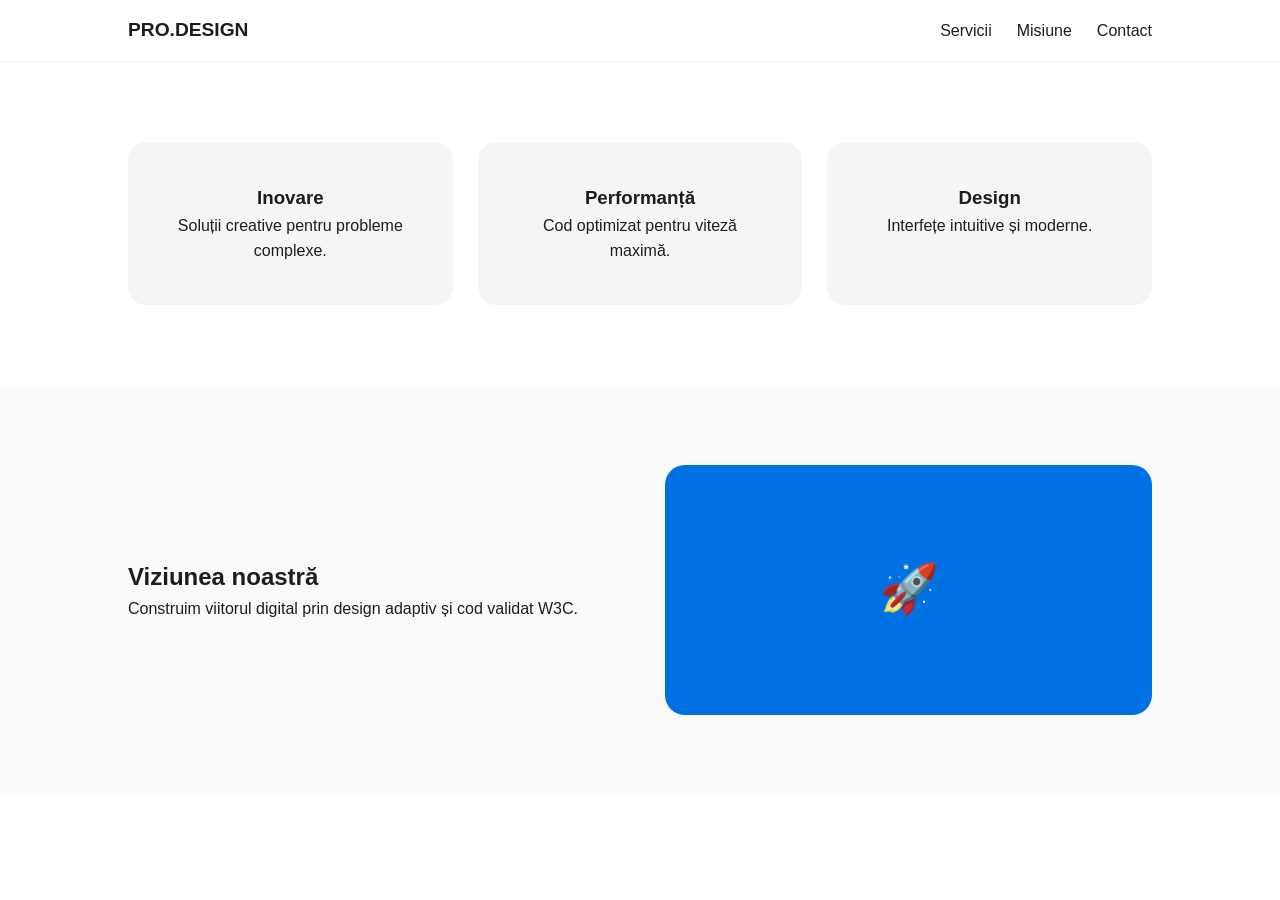
<file: cjxnjvsjvj.html>
<!DOCTYPE html>
<html lang="ro">
<head>
    <meta charset="UTF-8">
    <meta name="viewport" content="width=device-width, initial-scale=1.0">
    <title>Livrabil Final Ziua 4 - Interactivitate și Validare</title>
    <style>
        /* --- RESET ȘI VARIABILE --- */
        :root {
            --primary-blue: #0071e3;
            --card-bg: #f5f5f7;
            --text-dark: #1d1d1f;
        }

        * { margin: 0; padding: 0; box-sizing: border-box; font-family: 'Segoe UI', Tahoma, Geneva, Verdana, sans-serif; }
        body { background-color: #fff; color: var(--text-dark); line-height: 1.6; }

        /* --- SARCINA 1: NAVIGAȚIE CU UNDERLINE ANIMAT --- */
        .navbar {
            position: sticky; top: 0; z-index: 1000;
            display: flex; justify-content: space-between; align-items: center;
            padding: 15px 10%;
            background: rgba(255, 255, 255, 0.8);
            backdrop-filter: blur(10px);
            border-bottom: 1px solid rgba(0,0,0,0.05);
        }

        .nav-links { display: flex; list-style: none; }
        .nav-links li { margin-left: 25px; }

        .nav-links a {
            text-decoration: none;
            color: var(--text-dark);
            font-weight: 500;
            position: relative;
            padding-bottom: 5px;
        }

        /* Efectul ::after pentru underline animat */
        .nav-links a::after {
            content: '';
            position: absolute;
            width: 0;
            height: 2px;
            bottom: 0;
            left: 0;
            background-color: var(--primary-blue);
            transition: width 0.3s ease;
        }

        .nav-links a:hover::after {
            width: 100%;
        }

        /* --- SARCINA 1: HOVER PE CARDURI --- */
        .services-section { padding: 80px 10%; }
        
        .services-grid {
            display: grid;
            grid-template-columns: repeat(auto-fit, minmax(280px, 1fr));
            gap: 25px;
        }

        .service-card {
            background: var(--card-bg);
            padding: 40px;
            border-radius: 18px;
            text-align: center;
            /* Tranziție solicitată */
            transition: transform 0.3s cubic-bezier(0.25, 0.46, 0.45, 0.94), box-shadow 0.3s ease;
            border: 1px solid transparent;
        }

        .service-card:hover {
            transform: translateY(-12px); /* Ridicare card */
            box-shadow: 0 20px 40px rgba(0,0,0,0.1); /* Umbră intensă */
            background: #fff;
            border-color: rgba(0,113,227,0.2);
        }

        /* --- SARCINA 3: MISIUNE (ORDER) --- */
        .mission {
            display: flex; align-items: center; gap: 50px;
            padding: 80px 10%; background: #fafafa;
        }

        .mission-text, .mission-img { flex: 1; }
        .mission-img { 
            background: var(--primary-blue); height: 250px; border-radius: 20px;
            display: flex; align-items: center; justify-content: center; font-size: 3rem;
        }

        @media (max-width: 768px) {
            .mission { flex-direction: column-reverse; text-align: center; }
        }
    </style>
</head>
<body>

    <header class="navbar">
        <div style="font-weight: bold; font-size: 1.2rem;">PRO.DESIGN</div>
        <ul class="nav-links">
            <li><a href="#servicii">Servicii</a></li>
            <li><a href="#misiune">Misiune</a></li>
            <li><a href="#">Contact</a></li>
        </ul>
    </header>

    <main>
        <section id="servicii" class="services-section">
            <div class="services-grid">
                <article class="service-card">
                    <h3>Inovare</h3>
                    <p>Soluții creative pentru probleme complexe.</p>
                </article>
                <article class="service-card">
                    <h3>Performanță</h3>
                    <p>Cod optimizat pentru viteză maximă.</p>
                </article>
                <article class="service-card">
                    <h3>Design</h3>
                    <p>Interfețe intuitive și moderne.</p>
                </article>
            </div>
        </section>

        <section id="misiune" class="mission">
            <div class="mission-text">
                <h2>Viziunea noastră</h2>
                <p>Construim viitorul digital prin design adaptiv și cod validat W3C.</p>
            </div>
            <div class="mission-img">🚀</div>
        </section>
    </main>

</body>
</html>
</file>
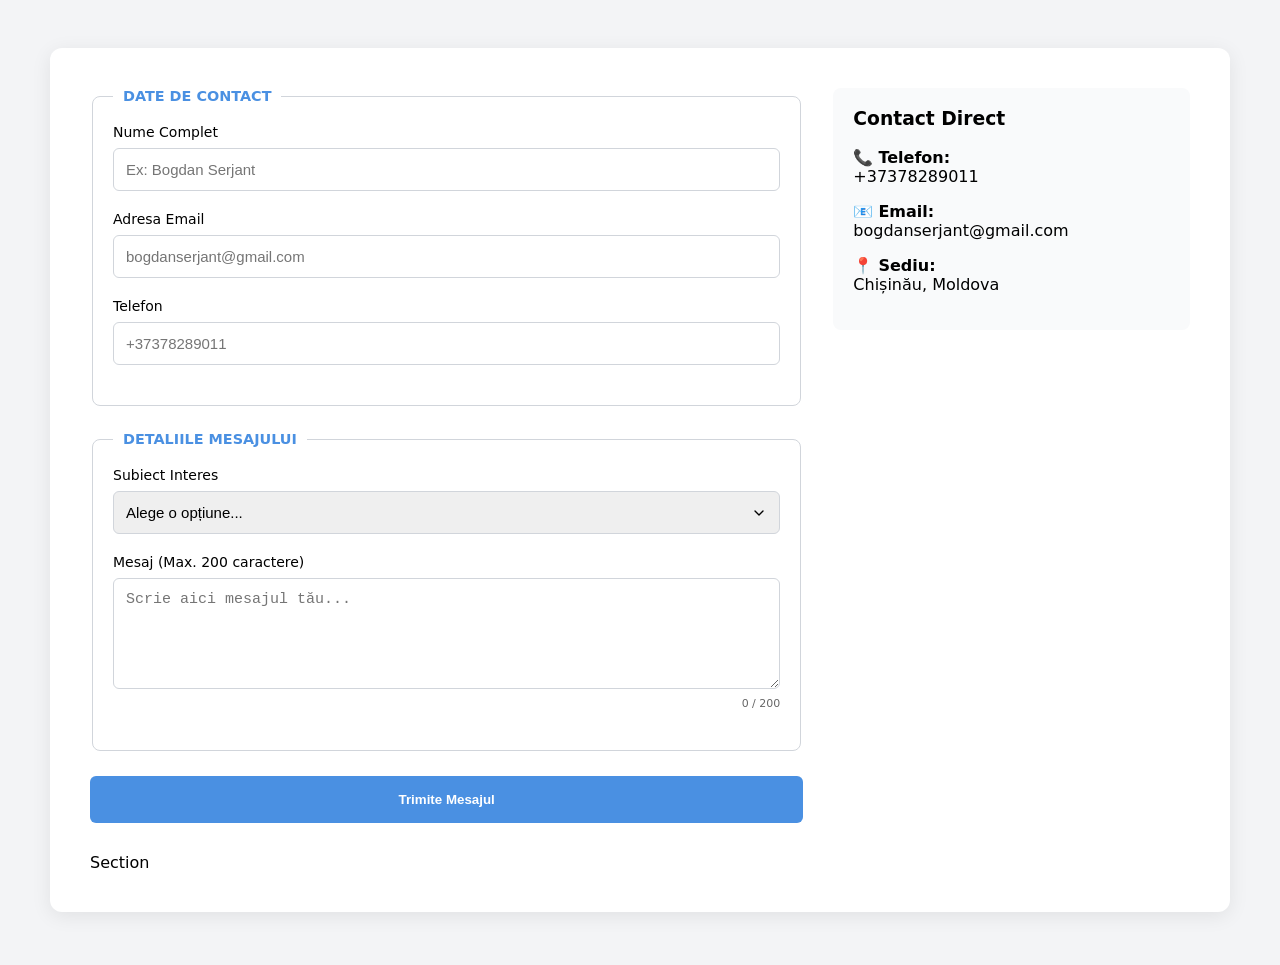
<file: assets/docs/eeeeeee.html>
<!DOCTYPE html>
<html lang="ro">
<head>
    <meta charset="UTF-8">
    <meta name="viewport" content="width=device-width, initial-scale=1.0">
    <title>RC251 | Ziua 5 - Contact & UX</title>
    <style>
        :root {
            --form-bg-color: #ffffff;
            --primary-color: #4a90e2;
            --text-gray: #666;
            --border-color: #d1d5db;
        }

        body {
            font-family: 'Inter', system-ui, sans-serif;
            background-color: #f3f4f6;
            padding: 40px 20px;
            display: flex;
            justify-content: center;
        }

        /* Perechea II: Structură Multi-Coloană cu CSS Grid */
        .main-layout {
            display: grid;
            grid-template-columns: 2fr 1fr; /* 2/3 vs 1/3 */
            gap: 30px;
            max-width: 1100px;
            width: 100%;
            background: var(--form-bg-color);
            padding: 40px;
            border-radius: 12px;
            box-shadow: 0 4px 20px rgba(0,0,0,0.08);
        }

        @media (max-width: 850px) {
            .main-layout { grid-template-columns: 1fr; }
        }

        /* Perechea II: Grupare Logică */
        fieldset {
            border: 1.5px solid var(--border-color);
            border-radius: 8px;
            padding: 20px;
            margin-bottom: 25px;
        }

        legend {
            font-weight: 700;
            padding: 0 10px;
            color: var(--primary-color);
            font-size: 0.9rem;
            text-transform: uppercase;
        }

        .form-row { margin-bottom: 20px; position: relative; }

        label { display: block; margin-bottom: 8px; font-weight: 500; font-size: 14px; }

        input, select, textarea {
            width: 100%;
            padding: 12px;
            border: 1px solid var(--border-color);
            border-radius: 6px;
            font-size: 15px;
            box-sizing: border-box;
            transition: border 0.2s;
        }

        input:focus, select:focus, textarea:focus {
            outline: none;
            border-color: var(--primary-color);
            ring: 2px solid rgba(74, 144, 226, 0.2);
        }

        /* Input-uri Personalizate: Select Stilizat */
        select {
            appearance: none;
            background-image: url("data:image/svg+xml;charset=UTF-8,%3csvg xmlns='http://www.w3.org/2000/svg' viewBox='0 0 24 24' fill='none' stroke='currentColor' stroke-width='2' stroke-linecap='round' stroke-linejoin='round'%3e%3cpolyline points='6 9 12 15 18 9'%3e%3c/polyline%3e%3c/svg%3e");
            background-repeat: no-repeat;
            background-position: right 12px center;
            background-size: 16px;
        }

        /* Textarea cu limită vizibilă */
        .textarea-container { position: relative; }
        .char-counter {
            font-size: 11px;
            color: var(--text-gray);
            text-align: right;
            margin-top: 4px;
        }

        /* Coloana din dreapta: Detalii */
        .info-sidebar {
            display: flex;
            flex-direction: column;
            gap: 20px;
        }

        .map-wrapper iframe {
            width: 100%;
            height: 250px;
            border-radius: 8px;
            border: none;
        }

        .contact-details {
            background: #f9fafb;
            padding: 20px;
            border-radius: 8px;
        }

        .btn-send {
            background-color: var(--primary-color);
            color: white;
            border: none;
            padding: 16px;
            border-radius: 6px;
            font-weight: 600;
            cursor: pointer;
            width: 100%;
            transition: opacity 0.2s;
        }

        .btn-send:hover { opacity: 0.9; }
    </style>
</head>
<body>

    <div class="main-layout">
        <!-- COLOANA 1: FORMULAR (2/3) -->
        <section>
            <form id="mainForm" action="#">
                
                <!-- Grupare: Date Personale -->
                <fieldset>
                    <legend>Date de Contact</legend>
                    <div class="form-row">
                        <label for="full-name">Nume Complet</label>
                        <input type="text" id="full-name" name="name" 
                               placeholder="Ex: Bogdan Serjant" 
                               autocomplete="name" required>
                    </div>
                    <div class="form-row">
                        <label for="email">Adresa Email</label>
                        <input type="email" id="email" name="email" 
                               placeholder="bogdanserjant@gmail.com" 
                               autocomplete="email" required>
                    </div>
                    <div class="form-row">
                        <label for="tel">Telefon</label>
                        <input type="tel" id="tel" name="phone" 
                               placeholder="+37378289011" 
                               autocomplete="tel" required>
                    </div>
                </fieldset>

                <!-- Grupare: Mesaj/Subiect -->
                <fieldset>
                    <legend>Detaliile Mesajului</legend>
                    <div class="form-row">
                        <label for="subject">Subiect Interes</label>
                        <select id="subject" name="subject" autocomplete="off">
                            <option value="">Alege o opțiune...</option>
                            <option value="web">Web Development</option>
                            <option value="ui">UI/UX Design</option>
                            <option value="consultancy">Consultanță Tehnică</option>
                        </select>
                    </div>
                    <div class="form-row">
                        <label for="message">Mesaj (Max. 200 caractere)</label>
                        <div class="textarea-container">
                            <textarea id="message" name="message" rows="5" 
                                      maxlength="200" placeholder="Scrie aici mesajul tău..."
                                      oninput="updateCount(this)"></textarea>
                            <div class="char-counter"><span id="current">0</span> / 200</div>
                        </div>
                    </div>
                </fieldset>

                <button type="submit" class="btn-send">Trimite Mesajul</button>
            </form>
        </section>

        <!-- COLOANA 2: HARTA ȘI INFO (1/3) -->
        <aside class="info-sidebar">
            <div class="contact-details">
                <h3 style="margin-top:0">Contact Direct</h3>
                <p>📞 <strong>Telefon:</strong><br>+37378289011</p>
                <p>📧 <strong>Email:</strong><br>bogdanserjant@gmail.com</p>
                <p>📍 <strong>Sediu:</strong><br>Chișinău, Moldova</p>
            </div>
            
            <div class="map-wrapper">
                <iframe src="https://www.google.com/maps/embed?pb=!1m18!1m12!1m3!1d173984.00411132624!2d28.705187766060486!3d47.02284908078316!2m3!1f0!2f0!3f0!3m2!1i1024!2i768!4f13.1!3m3!1m2!1s0x40c97c3628b769a1%3A0x237428c7330030d0!2zQ2hpyJlpbsSDdSwgTW9sZG92YQ!5e0!3m2!1sro!2s!4v1715068800000!5m2!1sro!2s" allowfullscreen="" loading="lazy"></iframe>
            </div>
        </aside>Section
    </div>

    <script>
        // Logică pentru contorul de caractere
        function updateCount(textarea) {
            const current = document.getElementById('current');
            current.innerText = textarea.value.length;
            
            if (textarea.value.length >= 180) {
                current.style.color = "red";
            } else {
                current.style.color = "var(--text-gray)";
            }
        }
    </script>

</body>
</html>
</file>
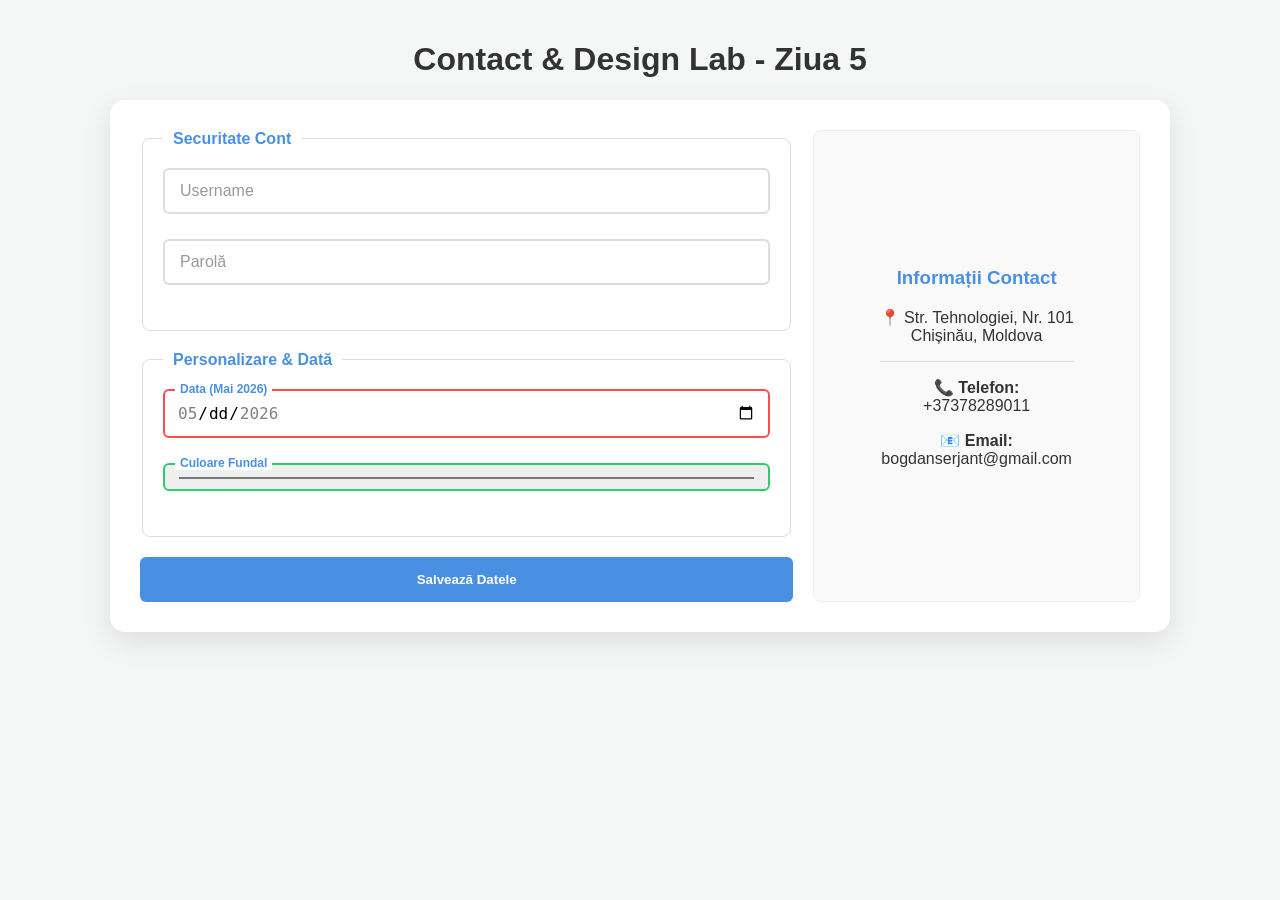
<file: assets/docs/new 3.html>
<!DOCTYPE html>
<html lang="ro">
<head>
    <meta charset="UTF-8">
    <meta name="viewport" content="width=device-width, initial-scale=1.0">
    <title>RC251 | Ziua 5 - Contact UI Final</title>
    <style>
        :root {
            --form-bg-color: #ffffff;
            --primary-color: #4a90e2;
            --error-color: #ff4d4d;
            --success-color: #2ecc71;
            --text-main: #333;
            --transition-speed: 0.3s;
        }

        body {
            font-family: 'Segoe UI', Tahoma, Geneva, Verdana, sans-serif;
            background-color: #f4f7f6;
            color: var(--text-main);
            margin: 0;
            padding: 20px;
            display: flex;
            flex-direction: column;
            align-items: center;
        }

        .contact-container {
            display: grid;
            grid-template-columns: 2fr 1fr;
            gap: 20px;
            max-width: 1000px;
            width: 100%;
            background: var(--form-bg-color);
            padding: 30px;
            border-radius: 15px;
            box-shadow: 0 10px 30px rgba(0,0,0,0.1);
            transition: background var(--transition-speed);
        }

        @media (max-width: 768px) {
            .contact-container { grid-template-columns: 1fr; }
        }

        fieldset {
            border: 1px solid #ddd;
            border-radius: 8px;
            padding: 20px;
            margin-bottom: 20px;
        }

        legend {
            font-weight: bold;
            padding: 0 10px;
            color: var(--primary-color);
        }

        .input-group {
            position: relative;
            margin-bottom: 25px;
        }

        .input-group input, 
        .input-group textarea {
            width: 100%;
            padding: 12px;
            border: 2px solid #ddd;
            border-radius: 6px;
            outline: none;
            font-size: 16px;
            transition: var(--transition-speed);
            box-sizing: border-box;
        }

        .input-group label {
            position: absolute;
            left: 12px;
            top: 50%;
            transform: translateY(-50%);
            background: var(--form-bg-color);
            padding: 0 5px;
            color: #999;
            pointer-events: none;
            transition: var(--transition-speed);
        }

        /* Floating Label Logic */
        .input-group input:focus + label,
        .input-group input:not(:placeholder-shown) + label,
        .input-group textarea:focus + label,
        .input-group textarea:not(:placeholder-shown) + label {
            top: 0;
            font-size: 12px;
            color: var(--primary-color);
            font-weight: bold;
        }

        .input-group input:not(:placeholder-shown):invalid { border-color: var(--error-color); }
        .input-group input:not(:placeholder-shown):valid { border-color: var(--success-color); }

        .error-msg {
            color: var(--error-color);
            font-size: 11px;
            margin-top: 5px;
            display: none;
        }

        input:not(:placeholder-shown):invalid ~ .error-msg {
            display: block;
        }

        .btn-submit {
            background: var(--primary-color);
            color: white;
            border: none;
            padding: 15px 30px;
            border-radius: 6px;
            cursor: pointer;
            font-weight: bold;
            width: 100%;
            transition: 0.3s;
        }

        .btn-submit:hover { background: #357abd; }

        .map-section {
            background: #f9f9f9;
            border-radius: 8px;
            display: flex;
            align-items: center;
            justify-content: center;
            text-align: center;
            border: 1px solid #eee;
        }
    </style>
</head>
<body>

    <h1>Contact & Design Lab - Ziua 5</h1>

    <div class="contact-container">
        <form id="contactForm" oninput="document.documentElement.style.setProperty('--form-bg-color', themeColor.value)">
            
            <fieldset>
                <legend>Securitate Cont</legend>
                <div class="input-group">
                    <input type="text" id="username" name="username" placeholder=" " required pattern="[a-z0-9]{5,}">
                    <label for="username">Username</label>
                    <span class="error-msg">Minim 5 caractere (litere mici/cifre).</span>
                </div>

                <div class="input-group">
                    <input type="password" id="password" name="password" placeholder=" " required pattern="(?=.*\d)(?=.*[A-Z])(?=.*[\W_]).{8,}">
                    <label for="password">Parolă</label>
                    <span class="error-msg">Necesită: 8+ caractere, Majusculă, Cifră, Simbol.</span>
                </div>
            </fieldset>

            <fieldset>
                <legend>Personalizare & Dată</legend>
                <div class="input-group">
                    <input type="date" id="date" name="date" min="2026-05-01" max="2026-05-31" required>
                    <label style="top: 0; font-size: 12px;">Data (Mai 2026)</label>
                </div>

                <div class="input-group">
                    <input type="color" id="themeColor" name="themeColor" value="#ffffff">
                    <label style="top: 0; font-size: 12px;">Culoare Fundal</label>
                </div>
            </fieldset>

            <button type="submit" class="btn-submit">Salvează Datele</button>
        </form>

        <div class="map-section">
            <div style="padding: 20px;">
                <h3 style="color: var(--primary-color);">Informații Contact</h3>
                <p>📍 Str. Tehnologiei, Nr. 101<br>Chișinău, Moldova</p>
                <hr style="border: 0; border-top: 1px solid #ddd; margin: 15px 0;">
                <p><strong>📞 Telefon:</strong><br>+37378289011</p>
                <p><strong>📧 Email:</strong><br>bogdanserjant@gmail.com</p>
            </div>
        </div>
    </div>

</body>
</html>
</file>
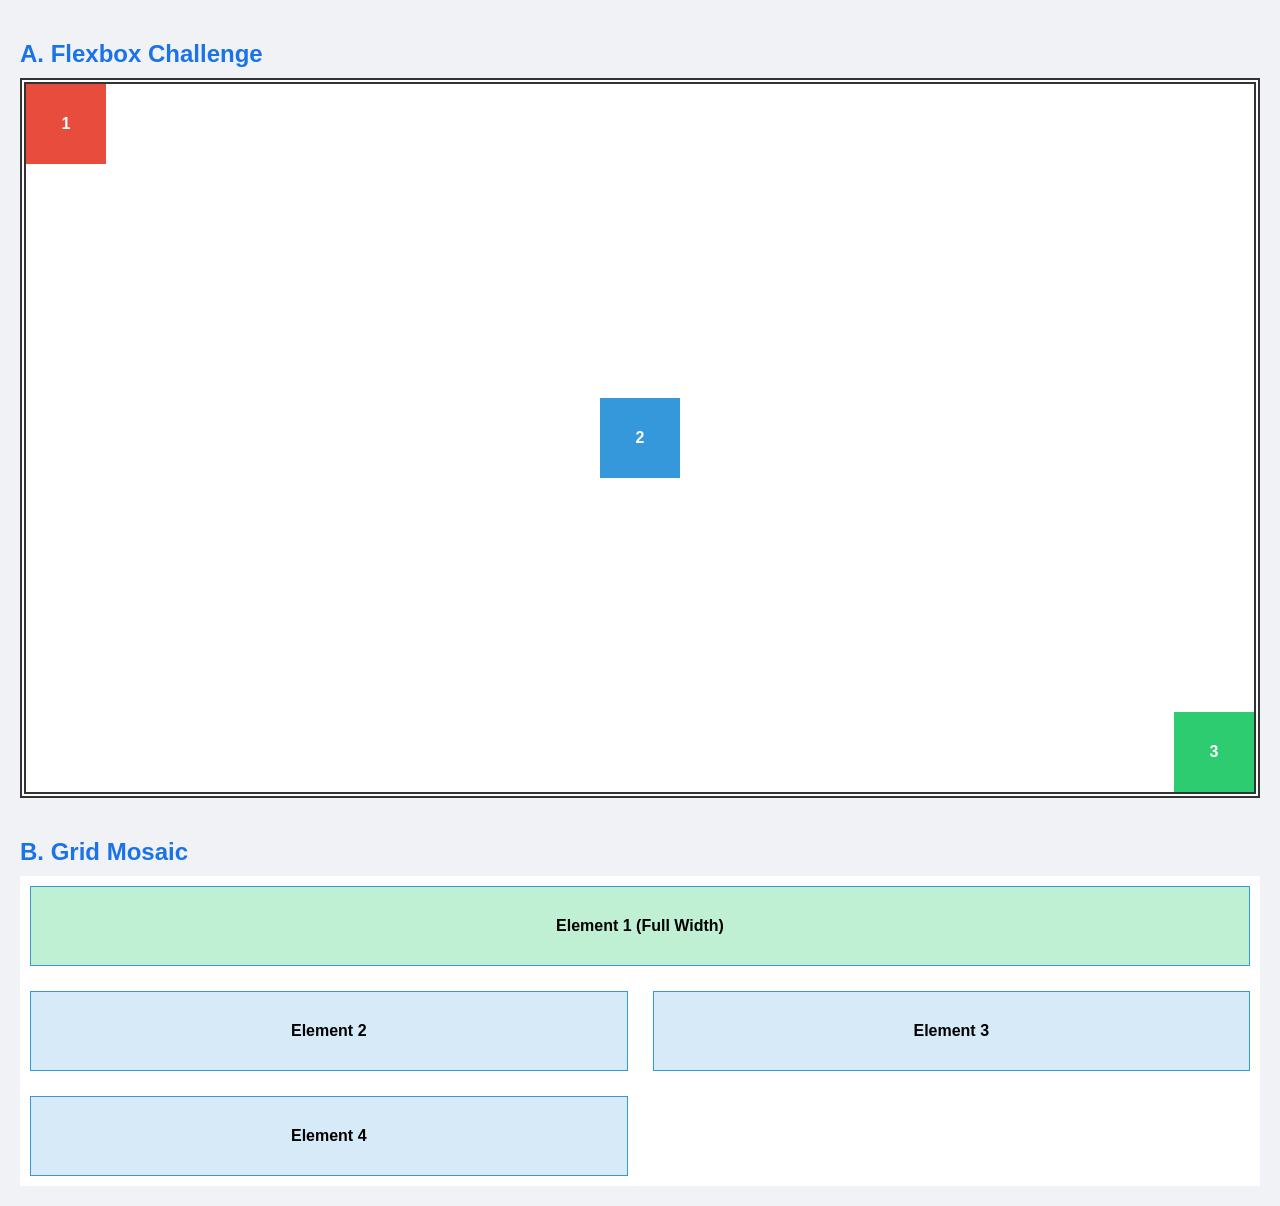
<file: assets/docs/proba_layout.html>
<!DOCTYPE html>
<html lang="ro">
<head>
    <meta charset="UTF-8">
    <meta name="viewport" content="width=device-width, initial-scale=1.0">
    <title>Proba Layout - Flexbox & Grid</title>
    <style>
        /* Reset de bază pentru claritate */
        * { margin: 0; padding: 0; box-sizing: border-box; }
        body { padding: 20px; font-family: sans-serif; background-color: #f0f2f5; }
        h2 { margin: 20px 0 10px; color: #1a73e8; }

        /* --- SECȚIUNEA A: FLEXBOX --- */
        .flex-main-container {
            display: flex;
            height: 80vh;
            border: 6px double #333;
            background-color: #fff;
            margin-bottom: 40px;
        }

        .box {
            width: 80px;
            height: 80px;
            display: flex;
            align-items: center;
            justify-content: center;
            font-weight: bold;
            color: white;
        }

        .box-1 { background-color: #e74c3c; } /* Stânga-sus implicit */
        
        .box-2 { 
            background-color: #3498db; 
            margin: auto; /* Centrare perfectă pe ambele axe */
        }

        .box-3 { 
            background-color: #2ecc71; 
            align-self: flex-end; /* Aliniere pe axa secundară (jos) */
        }

        /* --- SECȚIUNEA B: GRID --- */
        .grid-main-container {
            display: grid;
            grid-template-columns: 1fr 1fr; /* Două coloane egale */
            gap: 25px;
            background-color: #fff;
            padding: 10px;
        }

        .grid-item {
            padding: 30px;
            text-align: center;
            font-weight: bold;
            background-color: rgba(52, 152, 219, 0.2); /* RGBA cu transparență */
            border: 1px solid #3498db;
        }

        .grid-item:first-child {
            grid-column: span 2; /* Ocupă ambele coloane (lățime completă) */
            background-color: rgba(46, 204, 113, 0.3);
        }
    </style>
</head>
<body>

    <h2>A. Flexbox Challenge</h2>
    <div class="flex-main-container">
        <div class="box box-1">1</div>
        <div class="box box-2">2</div>
        <div class="box box-3">3</div>
    </div>

    <h2>B. Grid Mosaic</h2>
    <div class="grid-main-container">
        <div class="grid-item">Element 1 (Full Width)</div>
        <div class="grid-item">Element 2</div>
        <div class="grid-item">Element 3</div>
        <div class="grid-item">Element 4</div>
    </div>

</body>
</html>
</file>
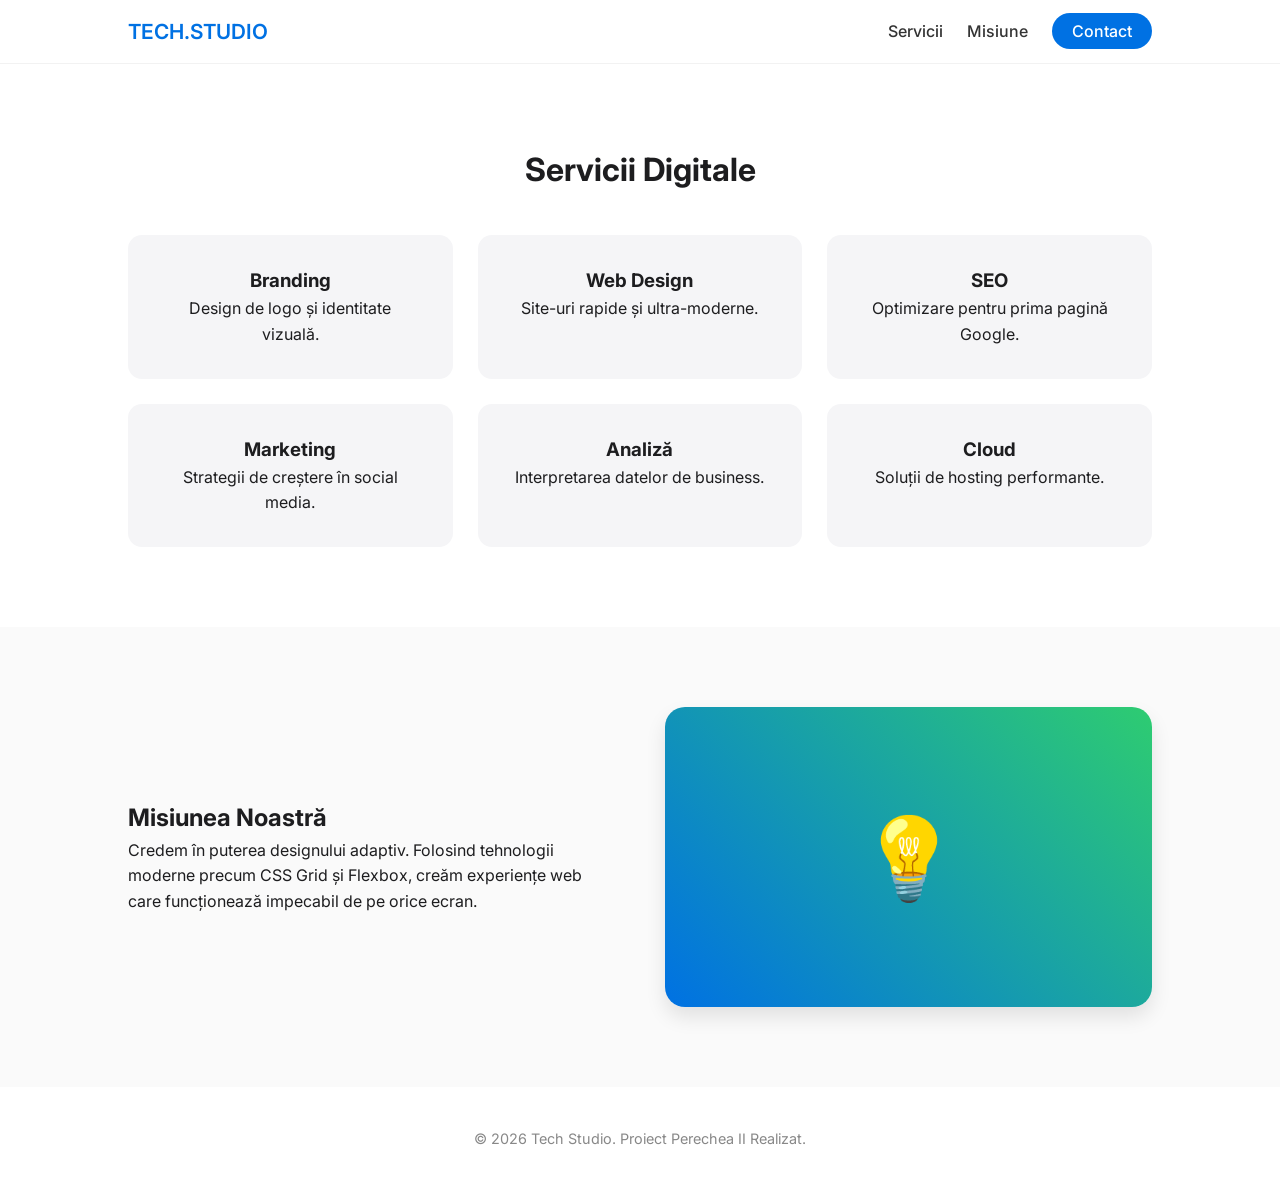
<file: assets/docs/saasad.html>
<!DOCTYPE html>
<html lang="ro">
<head>
    <meta charset="UTF-8">
    <meta name="viewport" content="width=device-width, initial-scale=1.0">
    <title>Livrabil Perechea II - All-in-One</title>
    <link href="https://fonts.googleapis.com/css2?family=Inter:wght@400;600&display=swap" rel="stylesheet">
    
    <style>
        /* --- RESET ȘI BAZĂ --- */
        * {
            margin: 0;
            padding: 0;
            box-sizing: border-box;
        }

        body {
            font-family: 'Inter', sans-serif;
            color: #1d1d1f;
            line-height: 1.6;
            background-color: #fff;
        }

        /* --- SARCINA 1: NAVIGAȚIE SMART (Glassmorphism) --- */
        header.smart-nav {
            position: sticky; 
            top: 0; 
            z-index: 1000; /* Asigură că meniul plutește peste restul elementelor */
            display: flex;
            justify-content: space-between;
            align-items: center;
            padding: 15px 10%;
            background: rgba(255, 255, 255, 0.8);
            backdrop-filter: blur(12px); /* Efectul de sticlă mată */
            -webkit-backdrop-filter: blur(12px);
            border-bottom: 1px solid rgba(0,0,0,0.05);
        }

        .logo { font-size: 1.3rem; font-weight: 600; color: #0071e3; }
        
        .nav-links a { 
            text-decoration: none; 
            color: #333; 
            margin-left: 20px; 
            font-weight: 500; 
            transition: 0.3s;
        }

        .cta-btn { 
            background: #0071e3; 
            color: white !important; 
            padding: 8px 20px; 
            border-radius: 20px; 
        }

        /* --- SARCINA 2: GRID AUTO-ADAPTIV --- */
        .services-section { padding: 80px 10%; }
        .section-title { text-align: center; margin-bottom: 40px; font-size: 2rem; }

        .services-grid {
            display: grid;
            /* COMENTARIU OBLIGATORIU:
               '1fr' (Fractional Unit) reprezintă o parte din spațiul liber rămas în grid. 
               Folosind repeat(auto-fit, minmax(280px, 1fr)), 1fr forțează cardurile 
               să se extindă pentru a umple tot rândul, evitând spațiile goale 
               atunci când ecranul nu este ocupat de un număr întreg de coloane.
            */
            grid-template-columns: repeat(auto-fit, minmax(280px, 1fr));
            gap: 25px;
        }

        .card {
            background: #f5f5f7;
            padding: 30px;
            border-radius: 14px;
            text-align: center;
            transition: transform 0.3s ease, background 0.3s ease;
            border: 1px solid transparent;
        }

        .card:hover {
            transform: translateY(-5px);
            border-color: #0071e3;
            background: #fff;
            box-shadow: 0 10px 30px rgba(0,0,0,0.05);
        }

        /* --- SARCINA 3: MISIUNE (ORDER REVERSE PE MOBIL) --- */
        .mission-section { padding: 80px 10%; background: #fafafa; }
        
        .mission-container { 
            display: flex; 
            align-items: center; 
            gap: 50px; 
        }

        .mission-text, .mission-visual { flex: 1; }

        .mission-visual {
            background: linear-gradient(45deg, #0071e3, #2ecc71);
            height: 300px;
            border-radius: 20px;
            display: flex;
            align-items: center;
            justify-content: center;
            font-size: 5rem;
            color: white;
            box-shadow: 0 10px 20px rgba(0,0,0,0.1);
        }

        /* --- LOGICA RESPONSIVE --- */
        @media (max-width: 800px) {
            .mission-container {
                /* Inversăm ordinea elementelor: Imaginea trece deasupra Textului */
                flex-direction: column-reverse;
                text-align: center;
            }
            
            header.smart-nav { padding: 15px 5%; }
            .nav-links { display: none; } /* Opțional: ascundem link-urile pe mobil pentru simplitate */
        }
    </style>
</head>
<body>

    <header class="smart-nav">
        <div class="logo">TECH.STUDIO</div>
        <nav class="nav-links">
            <a href="#servicii">Servicii</a>
            <a href="#misiune">Misiune</a>
            <a href="#" class="cta-btn">Contact</a>
        </nav>
    </header>

    <main>
        <section id="servicii" class="services-section">
            <h2 class="section-title">Servicii Digitale</h2>
            <div class="services-grid">
                <article class="card"><h3>Branding</h3><p>Design de logo și identitate vizuală.</p></article>
                <article class="card"><h3>Web Design</h3><p>Site-uri rapide și ultra-moderne.</p></article>
                <article class="card"><h3>SEO</h3><p>Optimizare pentru prima pagină Google.</p></article>
                <article class="card"><h3>Marketing</h3><p>Strategii de creștere în social media.</p></article>
                <article class="card"><h3>Analiză</h3><p>Interpretarea datelor de business.</p></article>
                <article class="card"><h3>Cloud</h3><p>Soluții de hosting performante.</p></article>
            </div>
        </section>

        <section id="misiune" class="mission-section">
            <div class="mission-container">
                <div class="mission-text">
                    <h2>Misiunea Noastră</h2>
                    <p>Credem în puterea designului adaptiv. Folosind tehnologii moderne precum CSS Grid și Flexbox, creăm experiențe web care funcționează impecabil de pe orice ecran.</p>
                </div>
                <div class="mission-visual">💡</div>
            </div>
        </section>
    </main>

    <footer style="text-align: center; padding: 40px; color: #888; font-size: 0.9rem;">
        &copy; 2026 Tech Studio. Proiect Perechea II Realizat.
    </footer>

</body>
</html>
</file>
